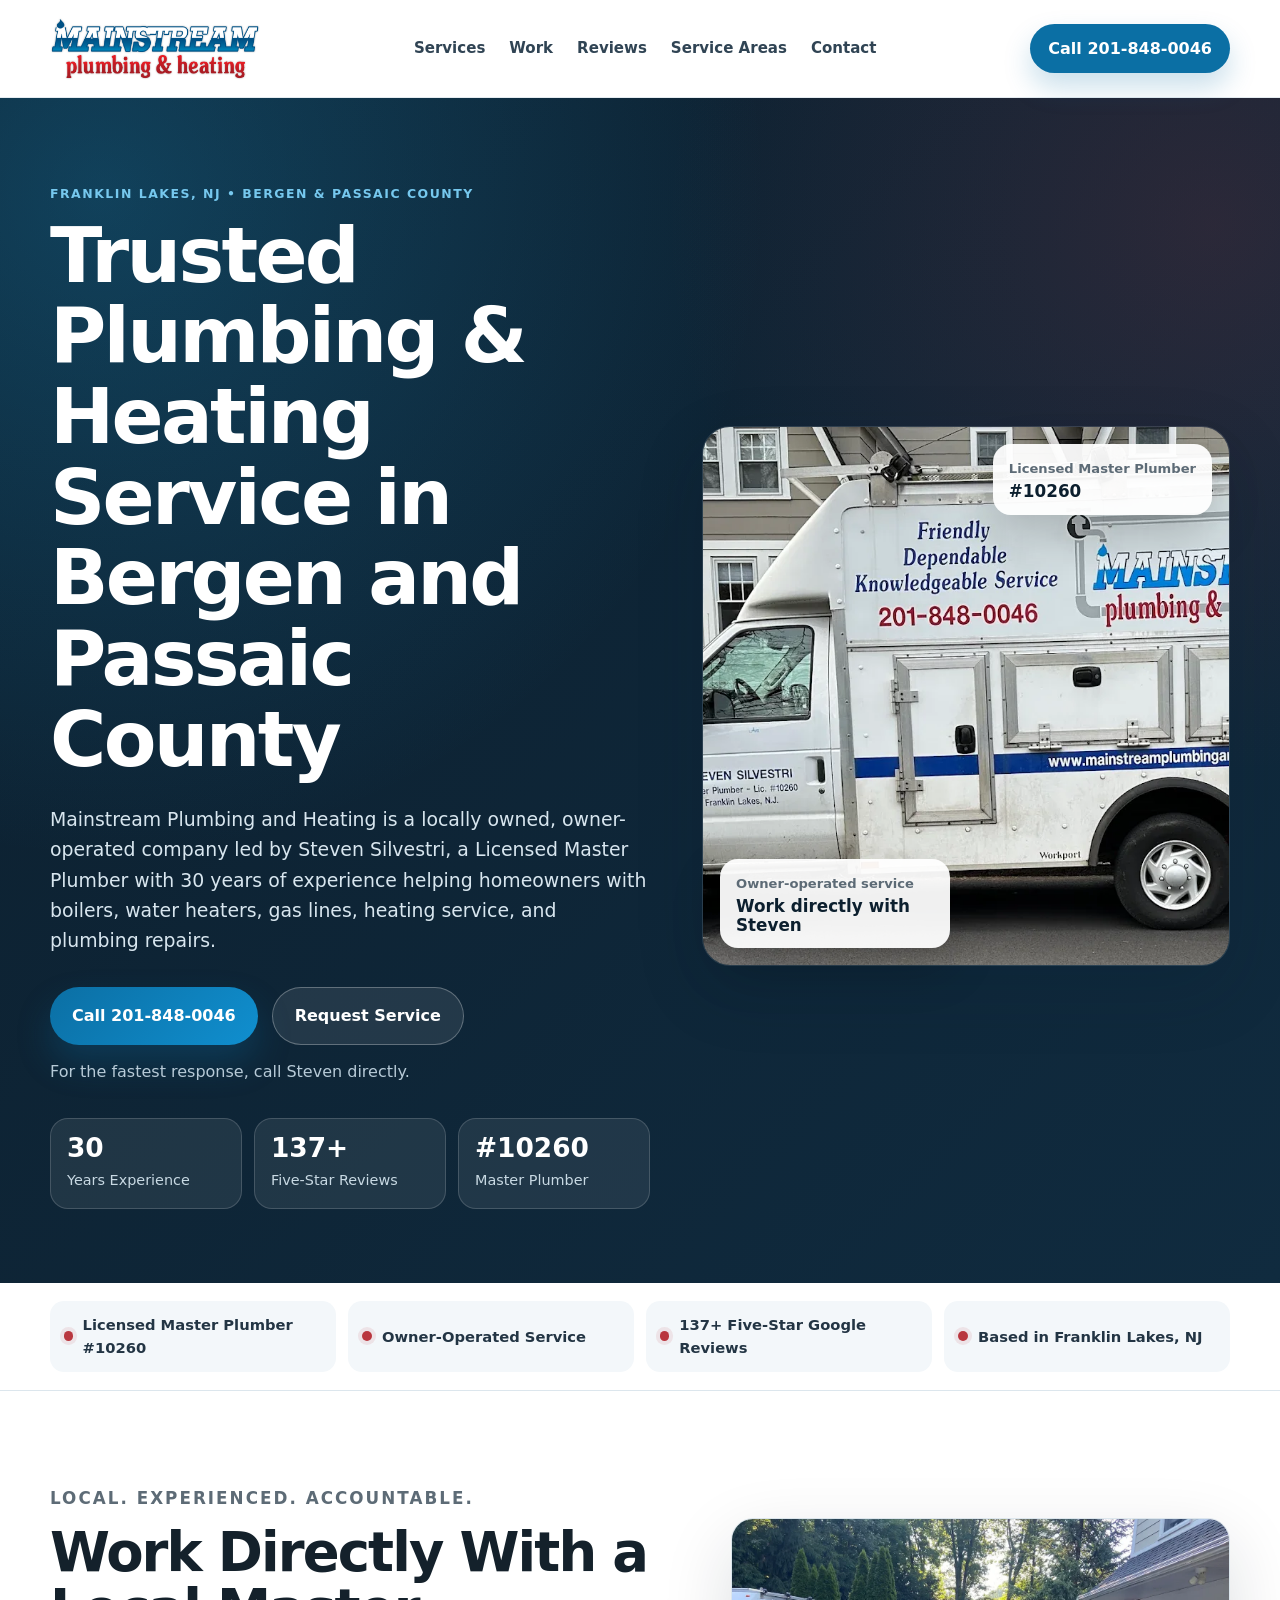
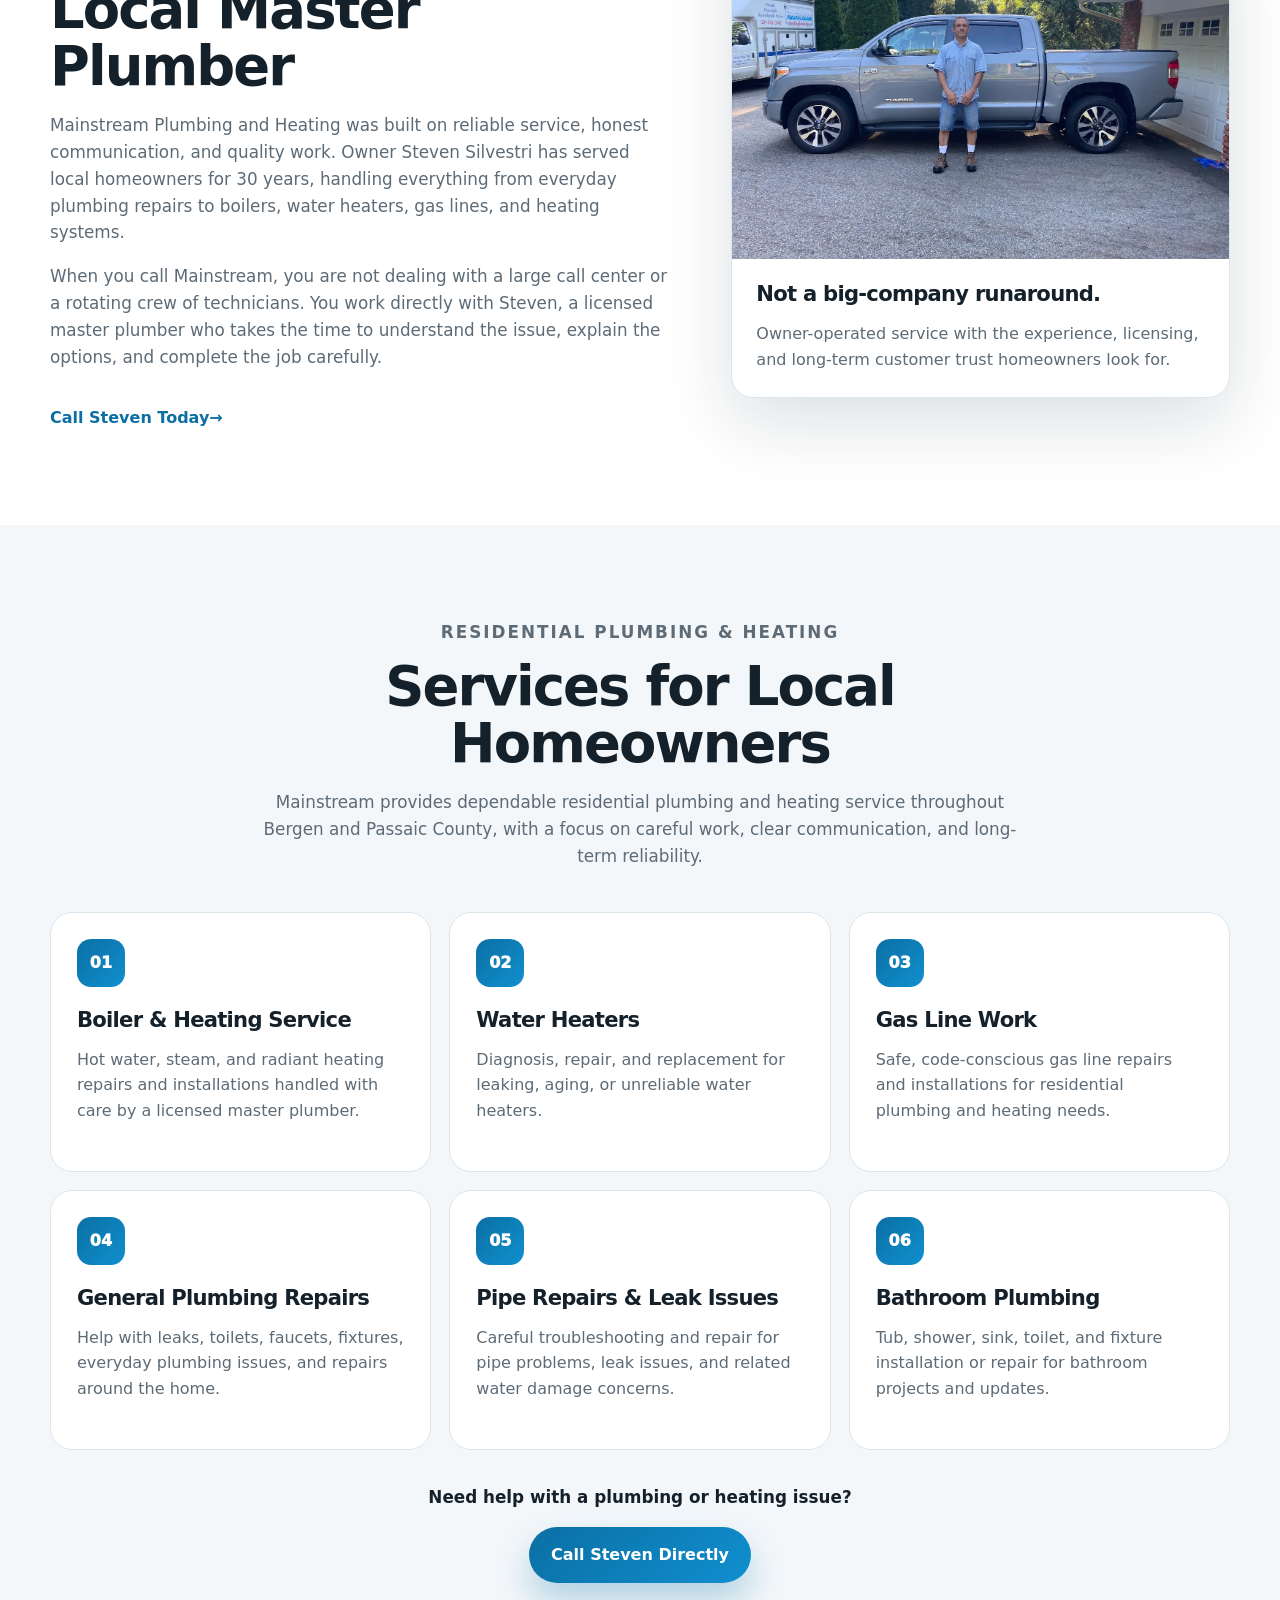
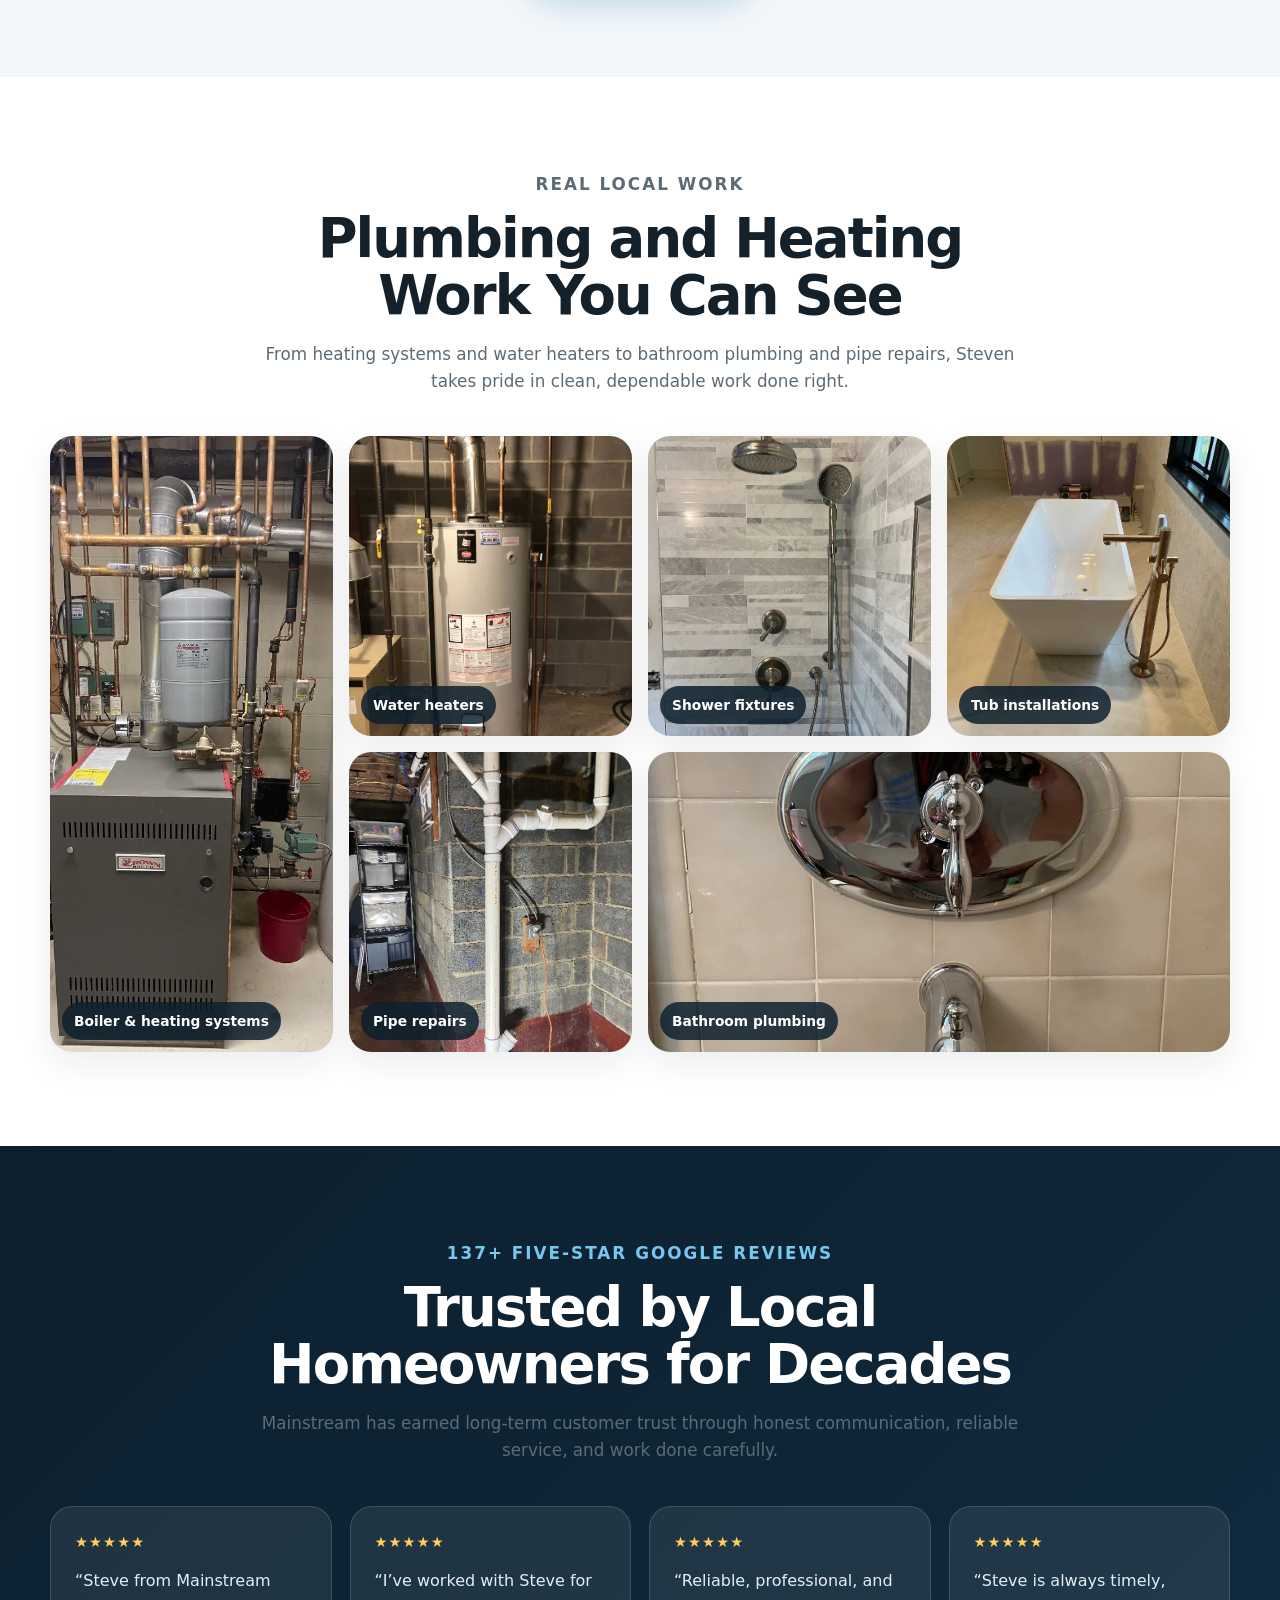
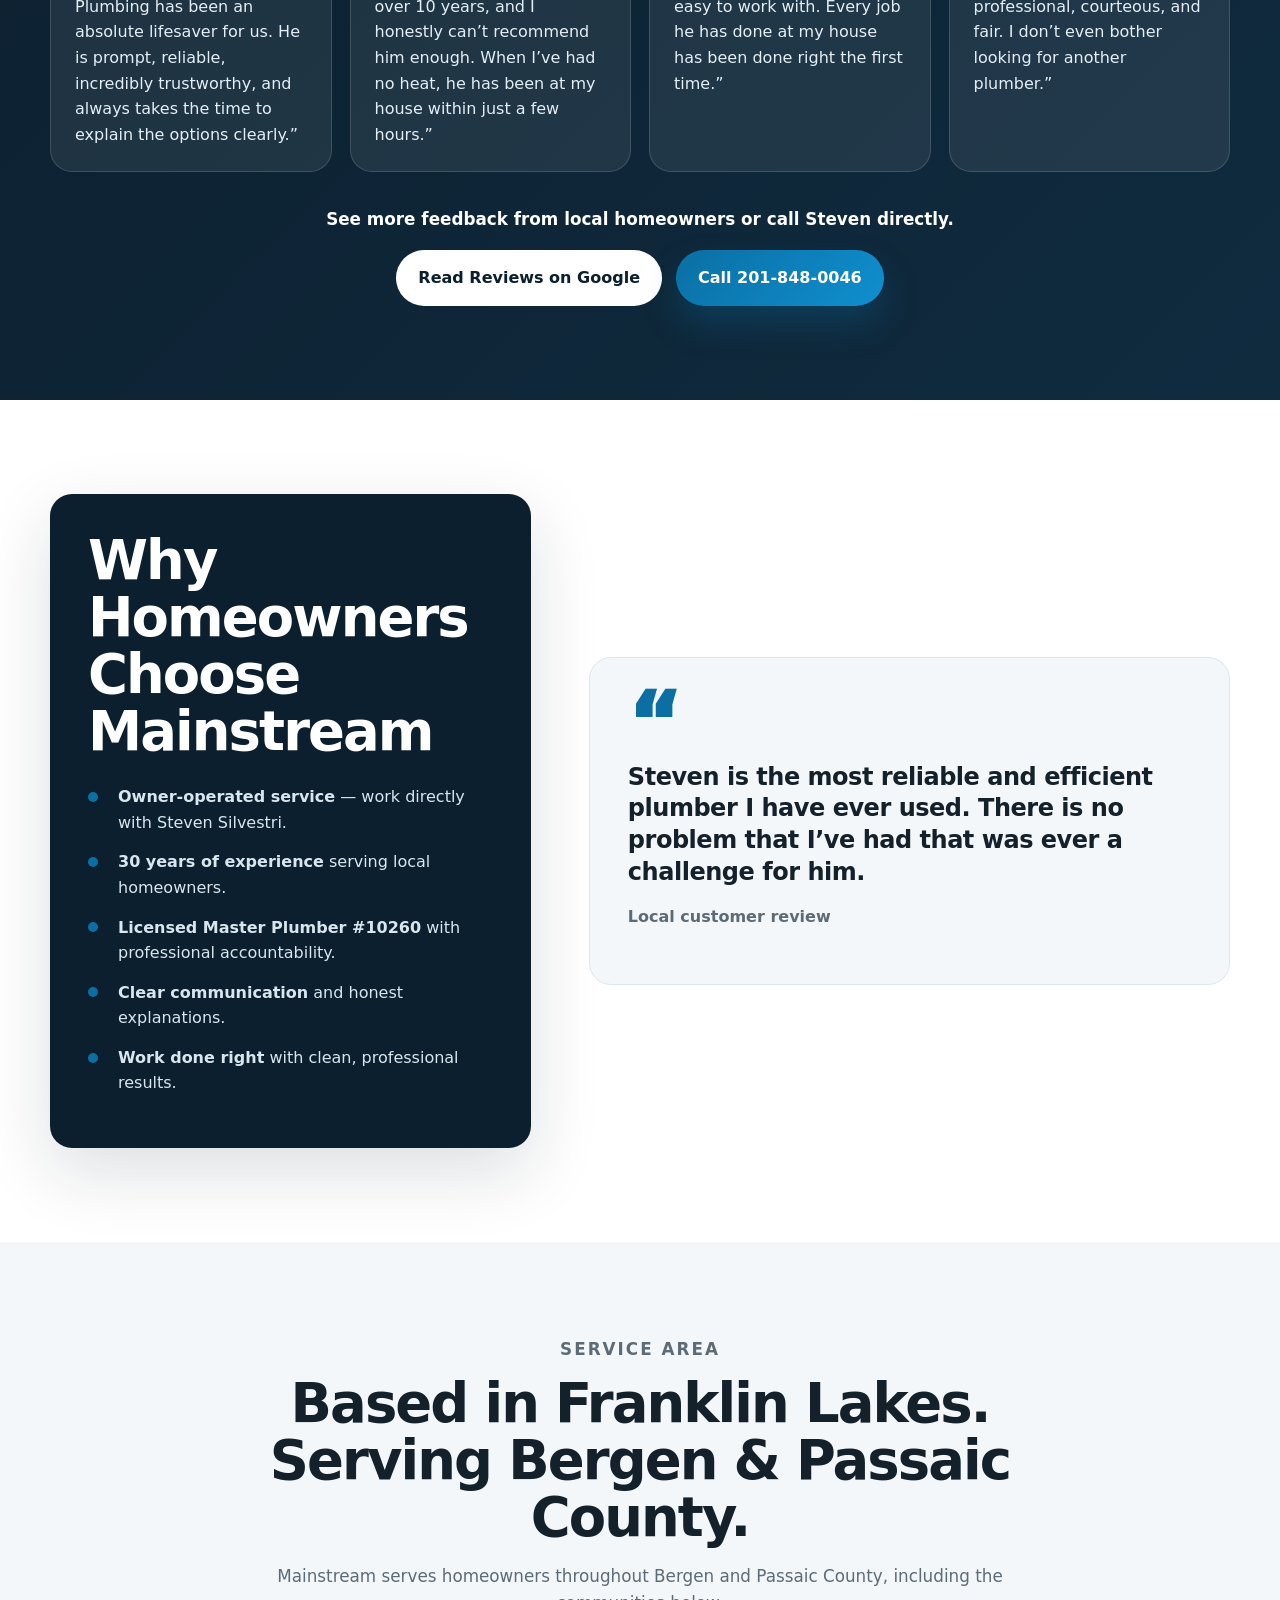
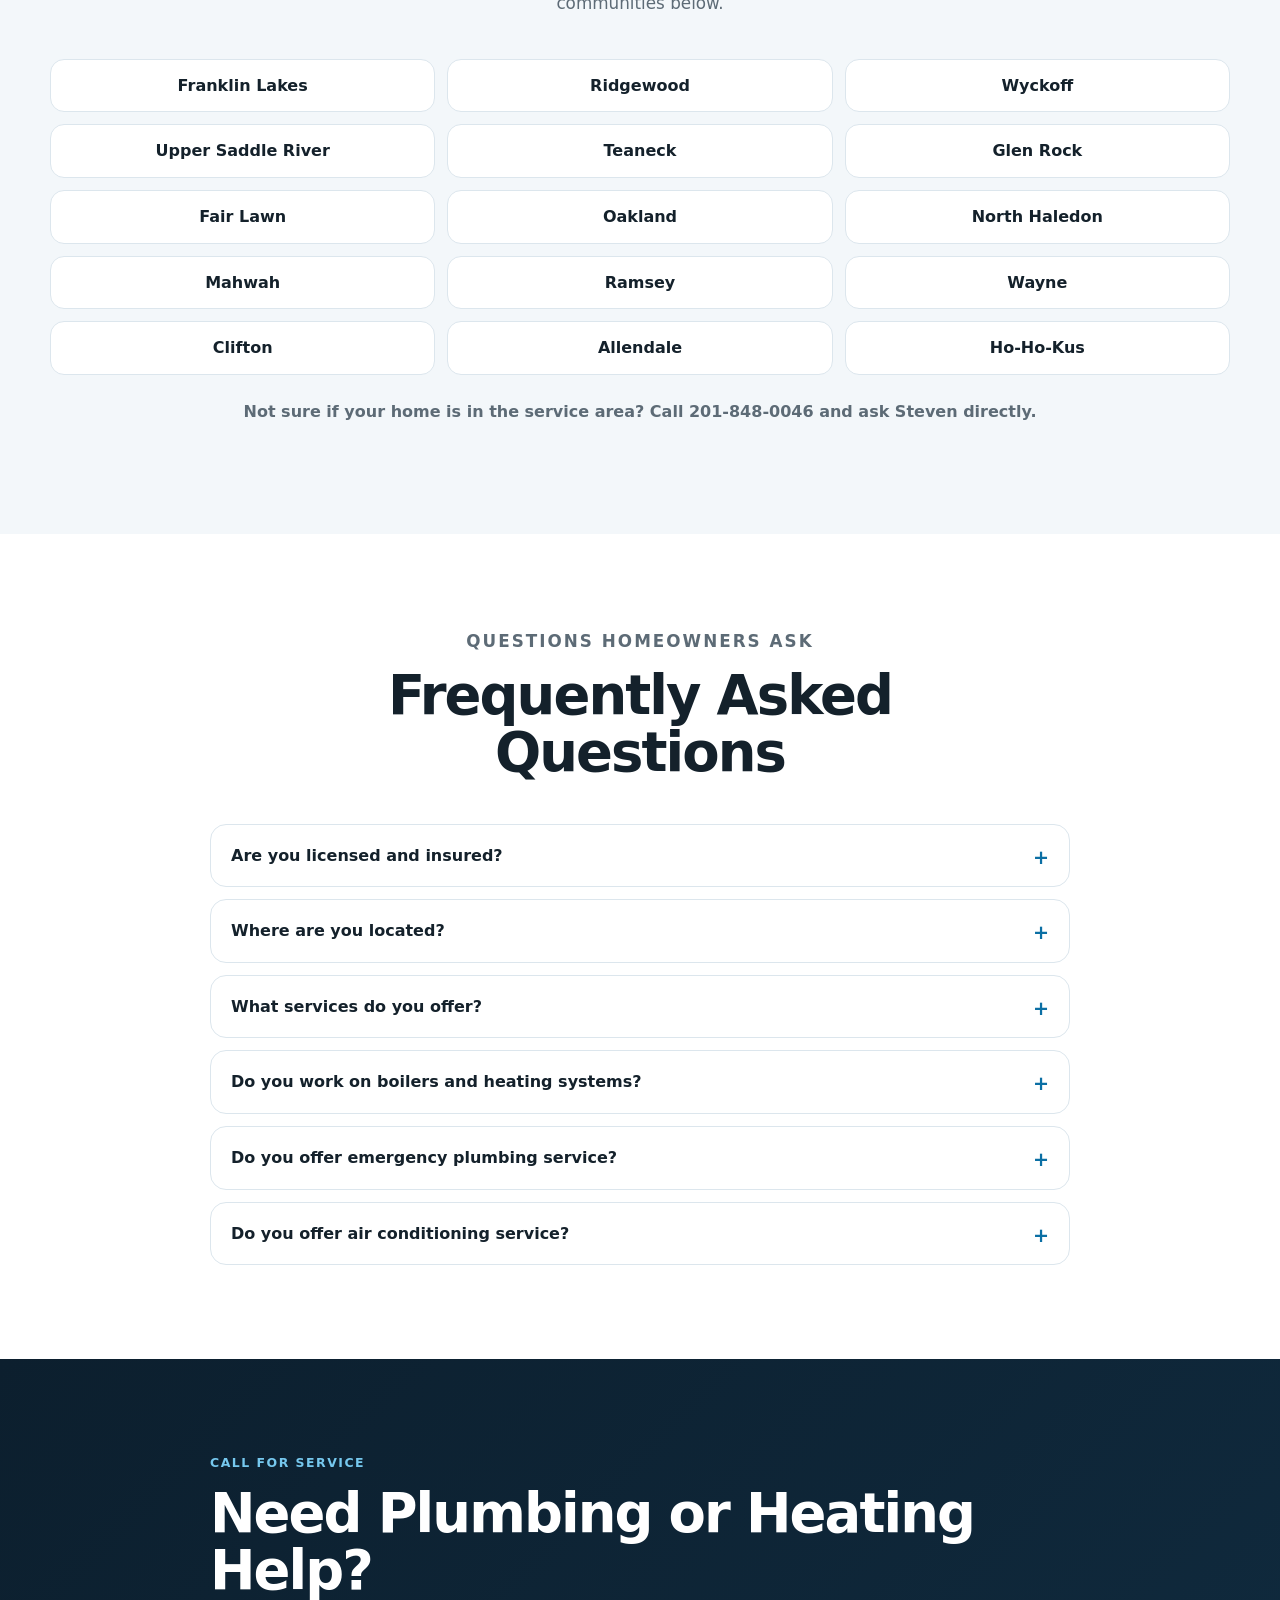
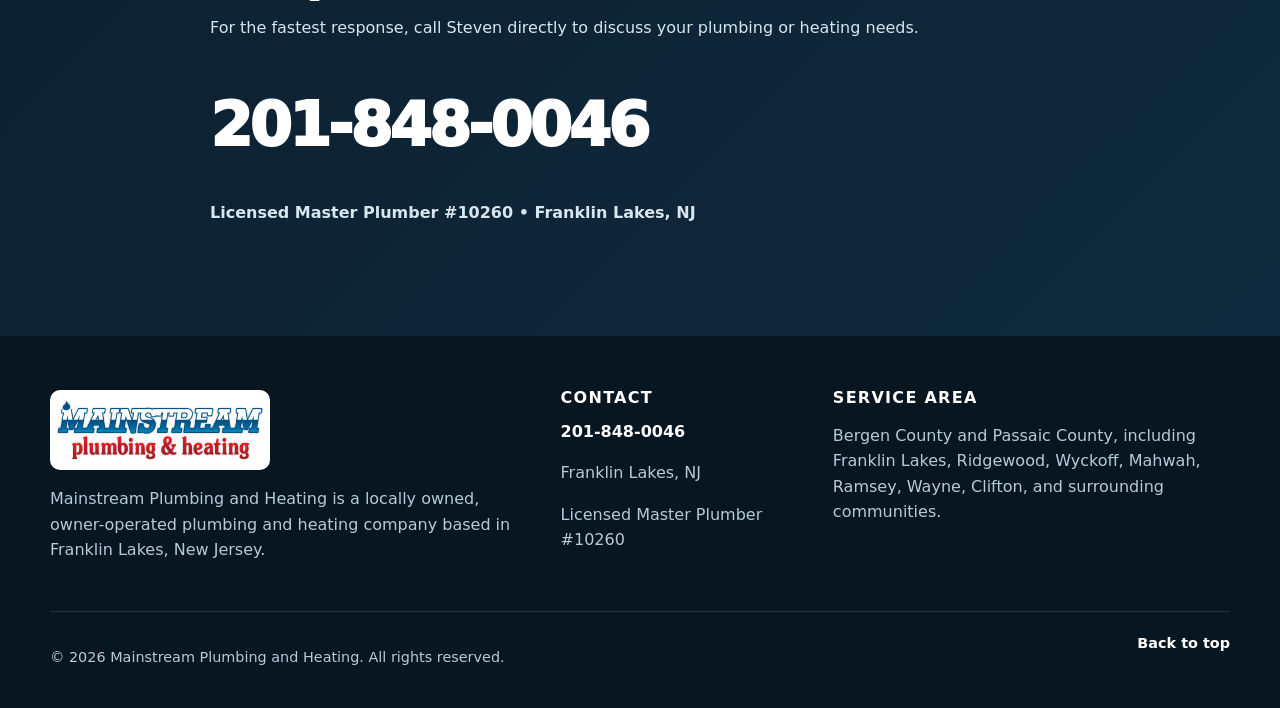
<file: mainstream_site 2/index.html>
<!doctype html>
<html lang="en">
<head>
  <meta charset="utf-8">
  <meta name="viewport" content="width=device-width, initial-scale=1">
  <title>Mainstream Plumbing and Heating | Franklin Lakes NJ Plumber</title>
  <meta name="description" content="Mainstream Plumbing and Heating is an owner-operated plumbing and heating company based in Franklin Lakes, NJ. Call Steven Silvestri, Licensed Master Plumber #10260, for boilers, water heaters, gas lines, and plumbing repairs across Bergen and Passaic County.">
  <meta name="theme-color" content="#0b5d8f">
  <meta property="og:title" content="Mainstream Plumbing and Heating | Franklin Lakes NJ Plumber">
  <meta property="og:description" content="Owner-operated plumbing and heating service in Bergen and Passaic County. Licensed Master Plumber #10260. 30 years of experience. 137+ five-star Google reviews.">
  <meta property="og:type" content="website">
  <meta property="og:image" content="assets/steven-truck.webp">
  <link rel="canonical" href="https://mainstreamplumbingandheating.com/">
  <link rel="stylesheet" href="styles.css">
  <script type="application/ld+json">
  {
    "@context": "https://schema.org",
    "@type": "Plumber",
    "name": "Mainstream Plumbing and Heating",
    "image": "https://mainstreamplumbingandheating.com/assets/logo.png",
    "url": "https://mainstreamplumbingandheating.com/",
    "telephone": "+1-201-848-0046",
    "email": "mainstream95@yahoo.com",
    "founder": "Steven Silvestri",
    "address": {
      "@type": "PostalAddress",
      "addressLocality": "Franklin Lakes",
      "addressRegion": "NJ",
      "addressCountry": "US"
    },
    "areaServed": ["Bergen County NJ", "Passaic County NJ", "Franklin Lakes NJ", "Ridgewood NJ", "Wyckoff NJ", "Upper Saddle River NJ", "Teaneck NJ", "Glen Rock NJ", "Fair Lawn NJ", "Oakland NJ", "North Haledon NJ", "Mahwah NJ", "Ramsey NJ", "Wayne NJ", "Clifton NJ", "Allendale NJ", "Ho-Ho-Kus NJ"],
    "priceRange": "$$",
    "description": "Owner-operated plumbing and heating service based in Franklin Lakes, NJ. Licensed Master Plumber #10260 serving Bergen and Passaic County homeowners."
  }
  </script>
</head>
<body>
  <a class="skip-link" href="#main">Skip to main content</a>

  <header class="site-header" data-header>
    <div class="container header-inner">
      <a class="brand" href="#top" aria-label="Mainstream Plumbing and Heating home">
        <img src="assets/logo.png" alt="Mainstream Plumbing and Heating logo" width="375" height="123">
      </a>
      <nav class="desktop-nav" aria-label="Primary navigation">
        <a href="#services">Services</a>
        <a href="#work">Work</a>
        <a href="#reviews">Reviews</a>
        <a href="#areas">Service Areas</a>
        <a href="#contact">Contact</a>
      </nav>
      <a class="header-call" href="tel:12018480046" aria-label="Call Mainstream Plumbing and Heating at 201-848-0046">Call 201-848-0046</a>
      <button class="menu-toggle" type="button" aria-expanded="false" aria-controls="mobile-menu" data-menu-toggle>
        <span></span><span></span><span></span>
        <span class="sr-only">Open menu</span>
      </button>
    </div>
    <nav id="mobile-menu" class="mobile-nav" aria-label="Mobile navigation" data-mobile-nav>
      <a href="#services">Services</a>
      <a href="#work">Work</a>
      <a href="#reviews">Reviews</a>
      <a href="#areas">Service Areas</a>
      <a href="#contact">Contact</a>
      <a class="mobile-call" href="tel:12018480046">Call 201-848-0046</a>
    </nav>
  </header>

  <main id="main">
    <section id="top" class="hero section-dark">
      <div class="container hero-grid">
        <div class="hero-copy reveal">
          <p class="eyebrow">Franklin Lakes, NJ • Bergen & Passaic County</p>
          <h1>Trusted Plumbing & Heating Service in Bergen and Passaic County</h1>
          <p class="hero-text">Mainstream Plumbing and Heating is a locally owned, owner-operated company led by Steven Silvestri, a Licensed Master Plumber with 30 years of experience helping homeowners with boilers, water heaters, gas lines, heating service, and plumbing repairs.</p>
          <div class="hero-actions">
            <a class="btn btn-primary" href="tel:12018480046">Call 201-848-0046</a>
            <a class="btn btn-secondary" href="#contact">Request Service</a>
          </div>
          <p class="fast-note">For the fastest response, call Steven directly.</p>
          <div class="stat-row" aria-label="Business highlights">
            <div><strong>30</strong><span>Years Experience</span></div>
            <div><strong>137+</strong><span>Five-Star Reviews</span></div>
            <div><strong>#10260</strong><span>Master Plumber</span></div>
          </div>
        </div>
        <div class="hero-media reveal reveal-delay-1">
          <img src="assets/steven-truck.webp" alt="Steven Silvestri standing with Mainstream Plumbing and Heating work vehicles" width="1360" height="754" fetchpriority="high">
          <div class="floating-card top-card">
            <span>Licensed Master Plumber</span>
            <strong>#10260</strong>
          </div>
          <div class="floating-card bottom-card">
            <span>Owner-operated service</span>
            <strong>Work directly with Steven</strong>
          </div>
        </div>
      </div>
    </section>

    <section class="trust-strip" aria-label="Trust highlights">
      <div class="container trust-grid reveal-group">
        <div class="trust-item reveal"><span></span>Licensed Master Plumber #10260</div>
        <div class="trust-item reveal"><span></span>Owner-Operated Service</div>
        <div class="trust-item reveal"><span></span>137+ Five-Star Google Reviews</div>
        <div class="trust-item reveal"><span></span>Based in Franklin Lakes, NJ</div>
      </div>
    </section>

    <section class="section about" id="about">
      <div class="container split-grid">
        <div class="section-copy reveal">
          <p class="eyebrow">Local. Experienced. Accountable.</p>
          <h2>Work Directly With a Local Master Plumber</h2>
          <p>Mainstream Plumbing and Heating was built on reliable service, honest communication, and quality work. Owner Steven Silvestri has served local homeowners for 30 years, handling everything from everyday plumbing repairs to boilers, water heaters, gas lines, and heating systems.</p>
          <p>When you call Mainstream, you are not dealing with a large call center or a rotating crew of technicians. You work directly with Steven, a licensed master plumber who takes the time to understand the issue, explain the options, and complete the job carefully.</p>
          <a class="text-link" href="tel:12018480046">Call Steven Today <span aria-hidden="true">→</span></a>
        </div>
        <div class="about-card reveal reveal-delay-1">
          <img src="assets/truck.webp" alt="Mainstream Plumbing and Heating service truck with logo and phone number" width="1360" height="1020" loading="lazy">
          <div class="card-copy">
            <h3>Not a big-company runaround.</h3>
            <p>Owner-operated service with the experience, licensing, and long-term customer trust homeowners look for.</p>
          </div>
        </div>
      </div>
    </section>

    <section class="section services section-soft" id="services">
      <div class="container">
        <div class="section-heading reveal">
          <p class="eyebrow">Residential Plumbing & Heating</p>
          <h2>Services for Local Homeowners</h2>
          <p>Mainstream provides dependable residential plumbing and heating service throughout Bergen and Passaic County, with a focus on careful work, clear communication, and long-term reliability.</p>
        </div>
        <div class="services-grid reveal-group">
          <article class="service-card reveal">
            <div class="service-icon">01</div>
            <h3>Boiler & Heating Service</h3>
            <p>Hot water, steam, and radiant heating repairs and installations handled with care by a licensed master plumber.</p>
          </article>
          <article class="service-card reveal">
            <div class="service-icon">02</div>
            <h3>Water Heaters</h3>
            <p>Diagnosis, repair, and replacement for leaking, aging, or unreliable water heaters.</p>
          </article>
          <article class="service-card reveal">
            <div class="service-icon">03</div>
            <h3>Gas Line Work</h3>
            <p>Safe, code-conscious gas line repairs and installations for residential plumbing and heating needs.</p>
          </article>
          <article class="service-card reveal">
            <div class="service-icon">04</div>
            <h3>General Plumbing Repairs</h3>
            <p>Help with leaks, toilets, faucets, fixtures, everyday plumbing issues, and repairs around the home.</p>
          </article>
          <article class="service-card reveal">
            <div class="service-icon">05</div>
            <h3>Pipe Repairs & Leak Issues</h3>
            <p>Careful troubleshooting and repair for pipe problems, leak issues, and related water damage concerns.</p>
          </article>
          <article class="service-card reveal">
            <div class="service-icon">06</div>
            <h3>Bathroom Plumbing</h3>
            <p>Tub, shower, sink, toilet, and fixture installation or repair for bathroom projects and updates.</p>
          </article>
        </div>
        <div class="section-cta reveal">
          <p>Need help with a plumbing or heating issue?</p>
          <a class="btn btn-primary" href="tel:12018480046">Call Steven Directly</a>
        </div>
      </div>
    </section>

    <section class="section work" id="work">
      <div class="container">
        <div class="section-heading reveal">
          <p class="eyebrow">Real Local Work</p>
          <h2>Plumbing and Heating Work You Can See</h2>
          <p>From heating systems and water heaters to bathroom plumbing and pipe repairs, Steven takes pride in clean, dependable work done right.</p>
        </div>
        <div class="gallery reveal-group">
          <figure class="gallery-item gallery-large reveal">
            <img src="assets/pipe-repair.webp" alt="Boiler and heating system serviced by Mainstream Plumbing and Heating" width="688" height="919" loading="lazy">
            <figcaption>Boiler & heating systems</figcaption>
          </figure>
          <figure class="gallery-item reveal">
            <img src="assets/water-heater.webp" alt="Residential water heater installation" width="1536" height="2048" loading="lazy">
            <figcaption>Water heaters</figcaption>
          </figure>
          <figure class="gallery-item reveal">
            <img src="assets/shower-fixtures.webp" alt="Shower fixture installation" width="691" height="923" loading="lazy">
            <figcaption>Shower fixtures</figcaption>
          </figure>
          <figure class="gallery-item reveal">
            <img src="assets/tub-installation.webp" alt="Freestanding tub installation" width="691" height="925" loading="lazy">
            <figcaption>Tub installations</figcaption>
          </figure>
          <figure class="gallery-item reveal">
            <img src="assets/boiler.webp" alt="Basement pipe repair and plumbing work" width="693" height="923" loading="lazy">
            <figcaption>Pipe repairs</figcaption>
          </figure>
          <figure class="gallery-item gallery-wide reveal">
            <img src="assets/bathroom-vanity.webp" alt="Completed bathroom vanity plumbing project" width="1228" height="917" loading="lazy">
            <figcaption>Bathroom plumbing</figcaption>
          </figure>
        </div>
      </div>
    </section>

    <section class="section reviews section-dark" id="reviews">
      <div class="container">
        <div class="section-heading reveal">
          <p class="eyebrow">137+ Five-Star Google Reviews</p>
          <h2>Trusted by Local Homeowners for Decades</h2>
          <p>Mainstream has earned long-term customer trust through honest communication, reliable service, and work done carefully.</p>
        </div>
        <div class="reviews-grid reveal-group">
          <article class="review-card reveal">
            <div class="stars" aria-label="Five-star review">★★★★★</div>
            <p>“Steve from Mainstream Plumbing has been an absolute lifesaver for us. He is prompt, reliable, incredibly trustworthy, and always takes the time to explain the options clearly.”</p>
          </article>
          <article class="review-card reveal">
            <div class="stars" aria-label="Five-star review">★★★★★</div>
            <p>“I’ve worked with Steve for over 10 years, and I honestly can’t recommend him enough. When I’ve had no heat, he has been at my house within just a few hours.”</p>
          </article>
          <article class="review-card reveal">
            <div class="stars" aria-label="Five-star review">★★★★★</div>
            <p>“Reliable, professional, and easy to work with. Every job he has done at my house has been done right the first time.”</p>
          </article>
          <article class="review-card reveal">
            <div class="stars" aria-label="Five-star review">★★★★★</div>
            <p>“Steve is always timely, professional, courteous, and fair. I don’t even bother looking for another plumber.”</p>
          </article>
        </div>
        <div class="section-cta reveal">
          <p>See more feedback from local homeowners or call Steven directly.</p>
          <div class="review-actions">
            <a class="btn btn-light" href="https://www.google.com/maps/search/?api=1&amp;query=Mainstream+Plumbing+%26+Heating%2C+561+Blueberry+Place%2C+Franklin+Lakes%2C+NJ+07417" target="_blank" rel="noopener noreferrer">Read Reviews on Google</a>
            <a class="btn btn-primary" href="tel:12018480046">Call 201-848-0046</a>
          </div>
        </div>
      </div>
    </section>

    <section class="section why">
      <div class="container split-grid reverse">
        <div class="why-panel reveal">
          <h2>Why Homeowners Choose Mainstream</h2>
          <ul class="check-list">
            <li><strong>Owner-operated service</strong> — work directly with Steven Silvestri.</li>
            <li><strong>30 years of experience</strong> serving local homeowners.</li>
            <li><strong>Licensed Master Plumber #10260</strong> with professional accountability.</li>
            <li><strong>Clear communication</strong> and honest explanations.</li>
            <li><strong>Work done right</strong> with clean, professional results.</li>
          </ul>
        </div>
        <div class="quote-panel reveal reveal-delay-1">
          <p class="quote-mark">“</p>
          <blockquote>Steven is the most reliable and efficient plumber I have ever used. There is no problem that I’ve had that was ever a challenge for him.</blockquote>
          <p class="quote-source">Local customer review</p>
        </div>
      </div>
    </section>

    <section class="section areas section-soft" id="areas">
      <div class="container">
        <div class="section-heading reveal">
          <p class="eyebrow">Service Area</p>
          <h2>Based in Franklin Lakes. Serving Bergen & Passaic County.</h2>
          <p>Mainstream serves homeowners throughout Bergen and Passaic County, including the communities below.</p>
        </div>
        <div class="town-grid reveal-group" aria-label="Service towns">
          <span class="reveal">Franklin Lakes</span>
          <span class="reveal">Ridgewood</span>
          <span class="reveal">Wyckoff</span>
          <span class="reveal">Upper Saddle River</span>
          <span class="reveal">Teaneck</span>
          <span class="reveal">Glen Rock</span>
          <span class="reveal">Fair Lawn</span>
          <span class="reveal">Oakland</span>
          <span class="reveal">North Haledon</span>
          <span class="reveal">Mahwah</span>
          <span class="reveal">Ramsey</span>
          <span class="reveal">Wayne</span>
          <span class="reveal">Clifton</span>
          <span class="reveal">Allendale</span>
          <span class="reveal">Ho-Ho-Kus</span>
        </div>
        <p class="area-note reveal">Not sure if your home is in the service area? Call 201-848-0046 and ask Steven directly.</p>
      </div>
    </section>

    <section class="section faq" id="faq">
      <div class="container narrow">
        <div class="section-heading reveal">
          <p class="eyebrow">Questions Homeowners Ask</p>
          <h2>Frequently Asked Questions</h2>
        </div>
        <div class="faq-list reveal-group">
          <details class="faq-item reveal">
            <summary>Are you licensed and insured?</summary>
            <p>Yes. Mainstream Plumbing and Heating is led by Steven Silvestri, Licensed Master Plumber #10260.</p>
          </details>
          <details class="faq-item reveal">
            <summary>Where are you located?</summary>
            <p>Mainstream is based in Franklin Lakes, NJ and serves homeowners throughout Bergen and Passaic County.</p>
          </details>
          <details class="faq-item reveal">
            <summary>What services do you offer?</summary>
            <p>Mainstream provides residential plumbing and heating services, including boiler work, water heaters, gas lines, general plumbing repairs, pipe repairs, bathroom plumbing, fixture installations, and drain cleaning.</p>
          </details>
          <details class="faq-item reveal">
            <summary>Do you work on boilers and heating systems?</summary>
            <p>Yes. Mainstream works on plumbing and heating systems, including hot water, steam, and radiant heating repairs and installations.</p>
          </details>
          <details class="faq-item reveal">
            <summary>Do you offer emergency plumbing service?</summary>
            <p>Mainstream does not advertise 24/7 emergency service. For urgent plumbing or heating issues, call directly and Steven will respond when available.</p>
          </details>
          <details class="faq-item reveal">
            <summary>Do you offer air conditioning service?</summary>
            <p>No. Mainstream focuses on plumbing and heating, not air conditioning service.</p>
          </details>
        </div>
      </div>
    </section>

    <section class="section contact section-dark" id="contact">
      <div class="container narrow">
        <div class="contact-copy reveal">
          <p class="eyebrow">Call for Service</p>
          <h2>Need Plumbing or Heating Help?</h2>
          <p>For the fastest response, call Steven directly to discuss your plumbing or heating needs.</p>
          <a class="big-phone" href="tel:12018480046">201-848-0046</a>
          <p class="license-line">Licensed Master Plumber #10260 • Franklin Lakes, NJ</p>
        </div>
      </div>
    </section>
  </main>

  <footer class="site-footer">
    <div class="container footer-grid">
      <div>
        <img class="footer-logo" src="assets/logo.png" alt="Mainstream Plumbing and Heating logo" width="375" height="123">
        <p>Mainstream Plumbing and Heating is a locally owned, owner-operated plumbing and heating company based in Franklin Lakes, New Jersey.</p>
      </div>
      <div>
        <h2>Contact</h2>
        <a href="tel:12018480046">201-848-0046</a>
        <p>Franklin Lakes, NJ</p>
        <p>Licensed Master Plumber #10260</p>
      </div>
      <div>
        <h2>Service Area</h2>
        <p>Bergen County and Passaic County, including Franklin Lakes, Ridgewood, Wyckoff, Mahwah, Ramsey, Wayne, Clifton, and surrounding communities.</p>
      </div>
    </div>
    <div class="container footer-bottom">
      <p>© <span data-year></span> Mainstream Plumbing and Heating. All rights reserved.</p>
      <a href="#top">Back to top</a>
    </div>
  </footer>

  <a class="sticky-call" href="tel:12018480046" aria-label="Call Mainstream Plumbing and Heating">Call 201-848-0046</a>

  <script src="script.js"></script>
</body>
</html>
</file>
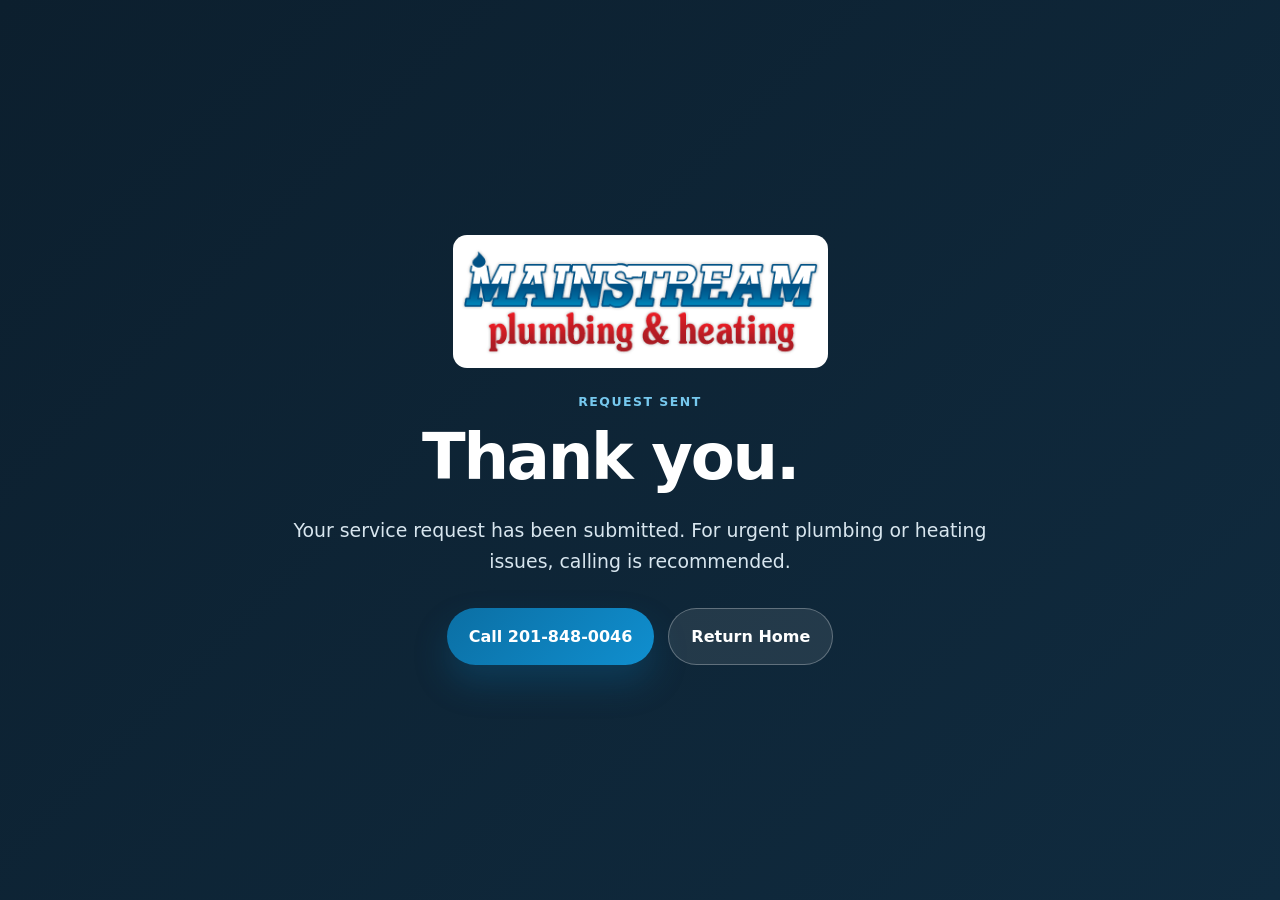
<file: mainstream_site 2/thank-you.html>
<!doctype html>
<html lang="en">
<head>
  <meta charset="utf-8">
  <meta name="viewport" content="width=device-width, initial-scale=1">
  <title>Request Sent | Mainstream Plumbing and Heating</title>
  <meta name="robots" content="noindex">
  <link rel="stylesheet" href="styles.css">
</head>
<body>
  <main class="section section-dark" style="min-height:100vh;display:grid;place-items:center;">
    <div class="container narrow" style="text-align:center;">
      <img src="assets/logo.png" alt="Mainstream Plumbing and Heating logo" width="375" height="123" style="margin:0 auto 24px;background:#fff;border-radius:14px;padding:8px;">
      <p class="eyebrow">Request Sent</p>
      <h1 style="font-size:clamp(2.2rem,5vw,4rem);">Thank you.</h1>
      <p class="hero-text" style="margin-left:auto;margin-right:auto;">Your service request has been submitted. For urgent plumbing or heating issues, calling is recommended.</p>
      <div class="hero-actions" style="justify-content:center;">
        <a class="btn btn-primary" href="tel:12018480046">Call 201-848-0046</a>
        <a class="btn btn-secondary" href="/">Return Home</a>
      </div>
    </div>
  </main>
</body>
</html>
</file>
<file: mainstream_site 2/styles.css>
:root{
  --blue:#0b6fa4;
  --blue-dark:#06486d;
  --navy:#0c1f2e;
  --navy-2:#102b3f;
  --red:#b9363e;
  --ink:#14212b;
  --muted:#5d6b76;
  --soft:#f3f7fa;
  --line:#dce6ed;
  --white:#ffffff;
  --shadow:0 24px 70px rgba(5,25,40,.14);
  --radius:22px;
  --radius-sm:14px;
  --container:1180px;
}
*{box-sizing:border-box}
html{scroll-behavior:smooth}
body{margin:0;font-family:Inter,ui-sans-serif,system-ui,-apple-system,BlinkMacSystemFont,"Segoe UI",Arial,sans-serif;color:var(--ink);background:var(--white);line-height:1.6;text-rendering:optimizeLegibility}
img{max-width:100%;display:block;height:auto}
a{color:inherit;text-decoration:none}
button,input,select,textarea{font:inherit}
.container{width:min(var(--container),calc(100% - 40px));margin-inline:auto}
.narrow{width:min(860px,calc(100% - 40px))}
.skip-link{position:absolute;left:-999px;top:12px;background:var(--navy);color:#fff;padding:10px 14px;border-radius:10px;z-index:1000}.skip-link:focus{left:12px}
.sr-only{position:absolute;width:1px;height:1px;padding:0;margin:-1px;overflow:hidden;clip:rect(0,0,0,0);white-space:nowrap;border:0}
.site-header{position:sticky;top:0;z-index:90;background:rgba(255,255,255,.92);backdrop-filter:blur(18px);border-bottom:1px solid rgba(220,230,237,.75);transition:box-shadow .25s ease,background .25s ease}.site-header.is-scrolled{box-shadow:0 10px 30px rgba(5,25,40,.08)}
.header-inner{display:flex;align-items:center;justify-content:space-between;gap:22px;padding:14px 0}.brand img{width:210px;height:auto}.desktop-nav{display:flex;align-items:center;gap:24px;font-weight:750;font-size:.94rem;color:#304454}.desktop-nav a{position:relative}.desktop-nav a::after{content:"";position:absolute;left:0;bottom:-7px;width:0;height:2px;background:var(--blue);transition:width .22s ease}.desktop-nav a:hover::after{width:100%}
.header-call{display:inline-flex;align-items:center;justify-content:center;padding:12px 18px;border-radius:999px;background:var(--blue);color:#fff;font-weight:850;box-shadow:0 14px 28px rgba(11,111,164,.22);transition:transform .2s ease,background .2s ease}.header-call:hover{transform:translateY(-2px);background:var(--blue-dark)}
.menu-toggle{display:none;background:transparent;border:0;padding:8px;cursor:pointer}.menu-toggle span:not(.sr-only){display:block;width:26px;height:2px;background:var(--navy);margin:5px 0;border-radius:2px}.mobile-nav{display:none;border-top:1px solid var(--line);padding:12px 20px 18px;background:#fff}.mobile-nav a{display:block;padding:12px 0;font-weight:800}.mobile-call{margin-top:8px;text-align:center;background:var(--blue);color:#fff;border-radius:12px!important;padding:13px!important}
.section{padding:94px 0}.section-dark{background:linear-gradient(135deg,var(--navy),var(--navy-2));color:#fff}.section-soft{background:var(--soft)}.eyebrow{font-weight:900;letter-spacing:.12em;text-transform:uppercase;color:var(--blue);font-size:.78rem;margin:0 0 12px}.section-dark .eyebrow{color:#76c8ee}h1,h2,h3{line-height:1.05;margin:0;color:inherit;letter-spacing:-.035em}h1{font-size:clamp(2.65rem,6vw,5.25rem);max-width:800px}h2{font-size:clamp(2rem,4.5vw,3.4rem)}h3{font-size:1.32rem}.hero{position:relative;overflow:hidden;padding:86px 0 74px}.hero::before{content:"";position:absolute;inset:-20%;background:radial-gradient(circle at 20% 20%,rgba(29,151,205,.28),transparent 34%),radial-gradient(circle at 82% 22%,rgba(185,54,62,.17),transparent 28%);pointer-events:none}.hero-grid{position:relative;display:grid;grid-template-columns:minmax(0,1fr) minmax(420px,.88fr);gap:52px;align-items:center}.hero-text{font-size:1.18rem;color:#d8e6ef;max-width:740px;margin:24px 0 0}.hero-actions{display:flex;gap:14px;flex-wrap:wrap;margin-top:32px}.btn{display:inline-flex;align-items:center;justify-content:center;border:0;border-radius:999px;padding:15px 22px;font-weight:900;min-height:52px;transition:transform .2s ease,box-shadow .2s ease,background .2s ease,color .2s ease}.btn:hover{transform:translateY(-2px)}.btn-primary{background:linear-gradient(135deg,var(--blue),#108fcf);color:#fff;box-shadow:0 18px 34px rgba(11,111,164,.28)}.btn-primary:hover{background:linear-gradient(135deg,var(--blue-dark),var(--blue))}.btn-secondary{border:1px solid rgba(255,255,255,.28);color:#fff;background:rgba(255,255,255,.09)}.btn-light{background:#fff;color:var(--navy)}.fast-note{margin-top:14px;color:#b7cad7}.stat-row{display:grid;grid-template-columns:repeat(3,1fr);gap:12px;margin-top:34px;max-width:620px}.stat-row div{padding:16px;border:1px solid rgba(255,255,255,.16);background:rgba(255,255,255,.08);border-radius:18px}.stat-row strong{display:block;font-size:1.65rem;line-height:1;color:#fff}.stat-row span{display:block;margin-top:7px;font-size:.9rem;color:#c8d9e3}.hero-media{position:relative}.hero-media img{height:540px;width:100%;object-fit:cover;border-radius:28px;box-shadow:var(--shadow);border:1px solid rgba(255,255,255,.12)}.floating-card{position:absolute;background:rgba(255,255,255,.94);color:var(--navy);box-shadow:0 18px 50px rgba(0,0,0,.2);border-radius:18px;padding:14px 16px;max-width:230px}.floating-card span{display:block;color:var(--muted);font-size:.82rem;font-weight:800}.floating-card strong{display:block;font-size:1.05rem;line-height:1.1;margin-top:3px}.top-card{top:18px;right:18px}.bottom-card{bottom:18px;left:18px}
.trust-strip{padding:18px 0;background:#fff;border-bottom:1px solid var(--line)}.trust-grid{display:grid;grid-template-columns:repeat(4,1fr);gap:12px}.trust-item{display:flex;align-items:center;gap:10px;padding:12px 14px;border-radius:14px;background:var(--soft);font-weight:850;color:#233544;font-size:.92rem}.trust-item span{width:10px;height:10px;background:var(--red);border-radius:999px;box-shadow:0 0 0 4px rgba(185,54,62,.1)}
.split-grid{display:grid;grid-template-columns:minmax(0,1fr) minmax(360px,.8fr);gap:58px;align-items:center}.split-grid.reverse{grid-template-columns:minmax(360px,.75fr) minmax(0,1fr)}.section-copy p,.section-heading p{color:var(--muted);font-size:1.05rem}.section-copy p{max-width:720px}.text-link{display:inline-flex;margin-top:18px;color:var(--blue);font-weight:900}.about-card{background:#fff;border:1px solid var(--line);border-radius:var(--radius);box-shadow:var(--shadow);overflow:hidden}.about-card img{height:340px;width:100%;object-fit:cover}.card-copy{padding:24px}.card-copy p{color:var(--muted);margin-bottom:0}.section-heading{max-width:760px;margin:0 auto 42px;text-align:center}.services-grid{display:grid;grid-template-columns:repeat(3,1fr);gap:18px}.service-card{background:#fff;border:1px solid var(--line);border-radius:var(--radius);padding:26px;min-height:260px;transition:transform .25s ease,box-shadow .25s ease,border-color .25s ease}.service-card:hover{transform:translateY(-6px);box-shadow:var(--shadow);border-color:#b9d9e9}.service-icon{display:inline-flex;width:48px;height:48px;align-items:center;justify-content:center;border-radius:14px;background:linear-gradient(135deg,var(--blue),#1090cf);color:#fff;font-weight:950;margin-bottom:22px}.service-card p{color:var(--muted);margin-bottom:0}.section-cta{margin-top:34px;text-align:center}.section-cta p{font-weight:850;font-size:1.05rem}.gallery{display:grid;grid-template-columns:repeat(4,1fr);grid-auto-rows:250px;gap:16px}.gallery-item{position:relative;margin:0;border-radius:var(--radius);overflow:hidden;background:var(--soft);box-shadow:0 12px 34px rgba(5,25,40,.08)}.gallery-item img{width:100%;height:100%;object-fit:cover;transition:transform .45s ease}.gallery-item:hover img{transform:scale(1.04)}.gallery-item figcaption{position:absolute;left:12px;bottom:12px;background:rgba(12,31,46,.84);color:#fff;border-radius:999px;padding:8px 12px;font-weight:850;font-size:.86rem}.gallery-large{grid-row:span 2}.gallery-wide{grid-column:span 2}.reviews-grid{display:grid;grid-template-columns:repeat(4,1fr);gap:18px}.review-card{background:rgba(255,255,255,.08);border:1px solid rgba(255,255,255,.15);border-radius:var(--radius);padding:24px}.stars{letter-spacing:.08em;color:#ffce5c;font-size:.9rem;margin-bottom:14px}.review-card p{color:#e4eef5;margin:0}.why-panel{background:var(--navy);color:#fff;border-radius:var(--radius);padding:38px;box-shadow:var(--shadow)}.check-list{list-style:none;padding:0;margin:24px 0 0}.check-list li{position:relative;padding-left:30px;margin:14px 0;color:#d9e6ee}.check-list li::before{content:"";position:absolute;left:0;top:.48em;width:10px;height:10px;border-radius:999px;background:var(--blue)}.quote-panel{border-radius:var(--radius);background:var(--soft);padding:38px;border:1px solid var(--line)}.quote-mark{font-size:5rem;line-height:.7;margin:0;color:var(--blue);font-weight:950}.quote-panel blockquote{font-size:1.5rem;line-height:1.32;margin:10px 0;color:var(--ink);font-weight:800;letter-spacing:-.02em}.quote-source{color:var(--muted);font-weight:850}.town-grid{display:grid;grid-template-columns:repeat(4,1fr);gap:12px}.town-grid span{display:block;background:#fff;border:1px solid var(--line);border-radius:14px;padding:13px 14px;text-align:center;font-weight:850}.area-note{text-align:center;color:var(--muted);font-weight:800;margin-top:24px}.faq-list{display:grid;gap:12px}.faq-item{border:1px solid var(--line);border-radius:16px;background:#fff;padding:0;overflow:hidden}.faq-item summary{cursor:pointer;padding:18px 20px;font-weight:900;list-style:none}.faq-item summary::-webkit-details-marker{display:none}.faq-item summary::after{content:"+";float:right;color:var(--blue);font-size:1.2rem}.faq-item[open] summary::after{content:"–"}.faq-item p{padding:0 20px 18px;margin:0;color:var(--muted)}.contact-grid{display:grid;grid-template-columns:minmax(0,.9fr) minmax(380px,.7fr);gap:50px;align-items:start}.contact-copy p{color:#d7e6ef}.big-phone{display:inline-block;margin:20px 0 10px;font-size:clamp(2rem,5vw,3.8rem);font-weight:950;letter-spacing:-.05em;color:#fff}.license-line{font-weight:850}.contact-form{background:#fff;color:var(--ink);border-radius:var(--radius);padding:26px;box-shadow:var(--shadow)}.form-row{display:grid;gap:6px;margin-bottom:15px}.form-row label{font-weight:850;font-size:.92rem}.form-row input,.form-row select,.form-row textarea{width:100%;border:1px solid #cad8e0;border-radius:12px;padding:12px 13px;background:#fff;color:var(--ink);outline:none}.form-row input:focus,.form-row select:focus,.form-row textarea:focus{border-color:var(--blue);box-shadow:0 0 0 4px rgba(11,111,164,.12)}.form-button{width:100%;border-radius:14px}.form-note{font-size:.88rem;color:var(--muted);margin-bottom:0}.hidden{display:none}.site-footer{background:#071620;color:#d4e3ed;padding:54px 0 24px}.footer-grid{display:grid;grid-template-columns:1.2fr .6fr 1fr;gap:34px}.footer-logo{width:220px;background:#fff;border-radius:10px;padding:6px;margin-bottom:16px}.site-footer h2{font-size:1rem;letter-spacing:.08em;text-transform:uppercase;margin-bottom:12px;color:#fff}.site-footer a{font-weight:900;color:#fff}.site-footer p{color:#b7cad7}.footer-bottom{display:flex;justify-content:space-between;gap:20px;border-top:1px solid rgba(255,255,255,.12);margin-top:32px;padding-top:20px;font-size:.9rem}.sticky-call{position:fixed;left:16px;right:16px;bottom:16px;z-index:80;display:none;text-align:center;background:linear-gradient(135deg,var(--blue),#1090cf);color:#fff;font-weight:950;border-radius:16px;padding:14px 18px;box-shadow:0 16px 38px rgba(5,25,40,.28)}
.reveal{opacity:0;transform:translateY(22px);transition:opacity .7s cubic-bezier(.2,.7,.2,1),transform .7s cubic-bezier(.2,.7,.2,1)}.reveal.is-visible{opacity:1;transform:translateY(0)}.reveal-delay-1{transition-delay:.12s}.reveal-group .reveal:nth-child(2){transition-delay:.07s}.reveal-group .reveal:nth-child(3){transition-delay:.14s}.reveal-group .reveal:nth-child(4){transition-delay:.21s}.reveal-group .reveal:nth-child(5){transition-delay:.28s}.reveal-group .reveal:nth-child(6){transition-delay:.35s}
@media (max-width:980px){.desktop-nav,.header-call{display:none}.menu-toggle{display:block}.mobile-nav.is-open{display:block}.brand img{width:185px}.hero-grid,.split-grid,.split-grid.reverse,.contact-grid{grid-template-columns:1fr}.hero{padding-top:56px}.hero-media img{height:390px}.trust-grid{grid-template-columns:repeat(2,1fr)}.services-grid,.reviews-grid{grid-template-columns:repeat(2,1fr)}.gallery{grid-template-columns:repeat(2,1fr);grid-auto-rows:230px}.town-grid{grid-template-columns:repeat(2,1fr)}.footer-grid{grid-template-columns:1fr}}
@media (max-width:640px){.container,.narrow{width:min(100% - 28px,var(--container))}.section{padding:70px 0}.hero-actions{display:grid}.btn{width:100%}.stat-row{grid-template-columns:1fr}.hero-media img{height:320px;border-radius:20px}.floating-card{display:none}.trust-grid,.services-grid,.reviews-grid,.town-grid{grid-template-columns:1fr}.gallery{grid-template-columns:1fr;grid-auto-rows:260px}.gallery-large,.gallery-wide{grid-column:auto;grid-row:auto}.about-card img{height:260px}.quote-panel blockquote{font-size:1.18rem}.footer-bottom{display:block}.sticky-call{display:block}.site-footer{padding-bottom:84px}.mobile-nav{max-height:calc(100vh - 80px);overflow:auto}}
@media (prefers-reduced-motion:reduce){html{scroll-behavior:auto}*,*::before,*::after{animation-duration:.01ms!important;animation-iteration-count:1!important;scroll-behavior:auto!important;transition-duration:.01ms!important}.reveal{opacity:1;transform:none}}
@media (min-width:641px){.town-grid{grid-template-columns:repeat(3,1fr)}}
.review-actions{display:flex;justify-content:center;gap:14px;flex-wrap:wrap}
@media (min-width:981px){.gallery{grid-auto-rows:300px}}
@media (min-width:641px) and (max-width:980px){.gallery{grid-auto-rows:280px}}
@media (max-width:640px){.gallery{grid-auto-rows:330px}}
</file>
